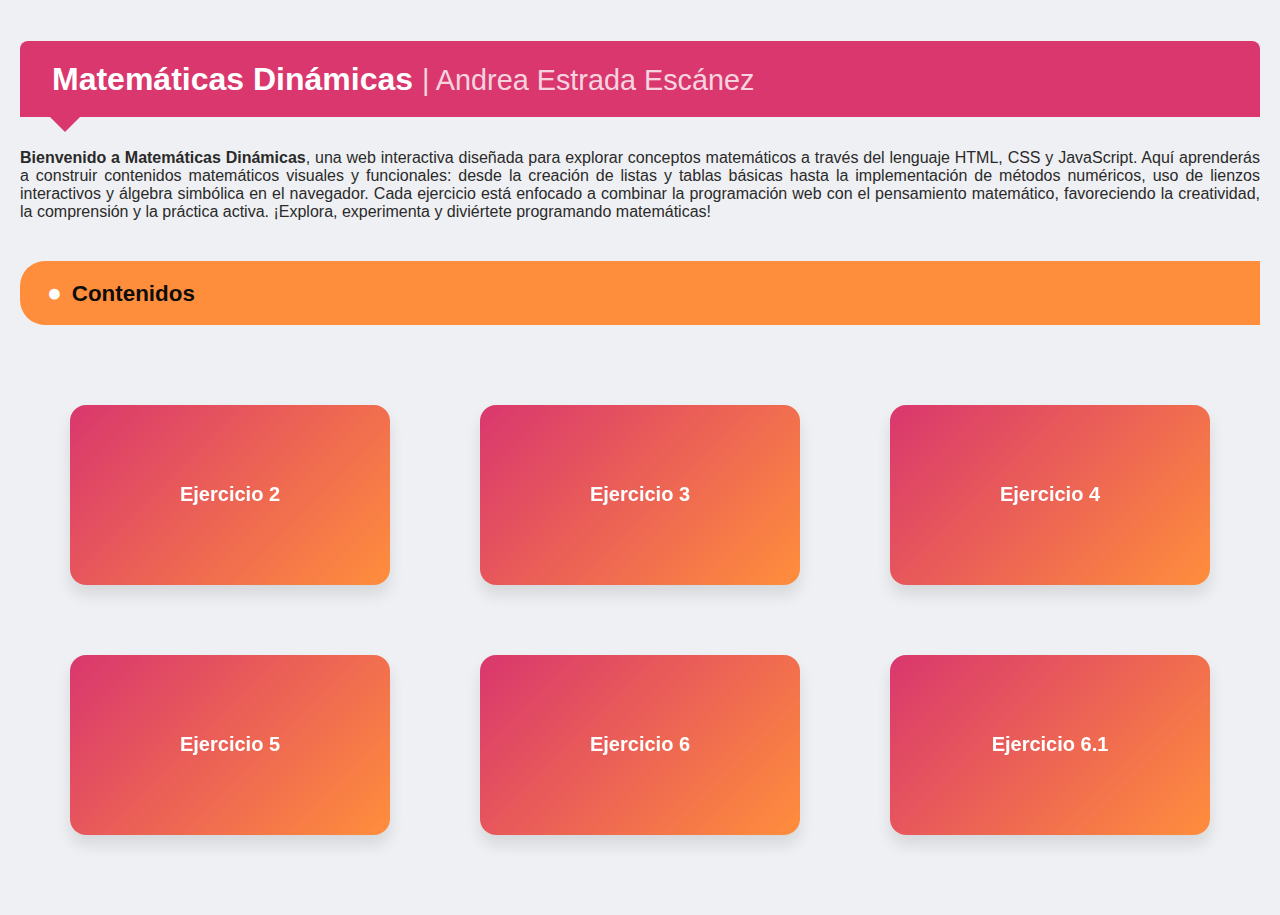
<file: index.html>
<!DOCTYPE html>
<html lang="es">
  <head>
    <link rel="icon" href="logo.png" type="image/png" />
    <link
      rel="stylesheet"
      href="https://cdnjs.cloudflare.com/ajax/libs/animate.css/4.1.1/animate.min.css"
    />
    <meta charset="UTF-8" />
    <meta name="viewport" content="width=device-width, initial-scale=1.0" />
    <title>Matemáticas Dinámicas</title>
    <link rel="stylesheet" href="miestilo.css" />
    <link
      href="https://fonts.googleapis.com/css2?family=Montserrat:wght@400;500&display=swap"
      rel="stylesheet"
    />
  </head>
  <body class="sin-menu">
    <header>
      <h1 class="animate__animated animate__backInDown">
        <span class="titulo-izq">Matemáticas Dinámicas</span>
        <span class="titulo-der">| Andrea Estrada Escánez</span>
      </h1>

      <p class="intro" style="text-align: justify">
        <strong>Bienvenido a Matemáticas Dinámicas</strong>, una web interactiva
        diseñada para explorar conceptos matemáticos a través del lenguaje HTML,
        CSS y JavaScript. Aquí aprenderás a construir contenidos matemáticos
        visuales y funcionales: desde la creación de listas y tablas básicas
        hasta la implementación de métodos numéricos, uso de lienzos
        interactivos y álgebra simbólica en el navegador. Cada ejercicio está
        enfocado a combinar la programación web con el pensamiento matemático,
        favoreciendo la creatividad, la comprensión y la práctica activa.
        ¡Explora, experimenta y diviértete programando matemáticas!
      </p>

      <h2>Contenidos</h2>
    </header>

    <section class="flip-grid">
      <a href="ejercicio2.html" class="flip-card">
        <div class="flip-card-inner">
          <div class="flip-card-front">
            <span>Ejercicio 2</span>
          </div>
          <div class="flip-card-back">
            <h3>Listas y Tablas HTML</h3>
            <p>
              Aprende a crear y personalizar listas ordenadas y desordenadas,
              así como tablas con estilos y elementos de entrada básicos.
            </p>
          </div>
        </div>
      </a>
      <a href="ejercicio3.html" class="flip-card">
        <div class="flip-card-inner">
          <div class="flip-card-front">
            <span>Ejercicio 3</span>
          </div>
          <div class="flip-card-back">
            <h3>Estilos y MathJax</h3>
            <p>
              Aplica estilos CSS a tu página web, tanto en línea como desde un
              archivo externo, e integra MathJax para escribir expresiones
              matemáticas con LaTeX.
            </p>
          </div>
        </div>
      </a>
      <a href="ejercicio4.html" class="flip-card">
        <div class="flip-card-inner">
          <div class="flip-card-front">
            <span>Ejercicio 4</span>
          </div>
          <div class="flip-card-back">
            <h3>Introducción a JavaScript</h3>
            <p>
              Comienza a programar con JavaScript modificando elementos HTML,
              trabajando con variables, condicionales, bucles, listas, funciones
              y depuración en consola.
            </p>
          </div>
        </div>
      </a>
      <a href="ejercicio5.html" class="flip-card">
        <div class="flip-card-inner">
          <div class="flip-card-front">
            <span>Ejercicio 5</span>
          </div>
          <div class="flip-card-back">
            <h3>HTML + JavaScript + Canvas</h3>
            <p>
              Integra JavaScript con HTML para manipular texto, renderizar
              fórmulas matemáticas y dibujar en un lienzo utilizando eventos de
              ratón.
            </p>
          </div>
        </div>
      </a>
      <a href="ejercicio6.html" class="flip-card">
        <div class="flip-card-inner">
          <div class="flip-card-front">
            <span>Ejercicio 6</span>
          </div>
          <div class="flip-card-back">
            <h3>Álgebra simbólica con JavaScript</h3>
            <p>
              Explora el uso de la biblioteca algebra.js para trabajar con
              fracciones, expresiones y ecuaciones algebraicas, incluyendo
              evaluación de expresiones y resolución simbólica.
            </p>
          </div>
        </div>
      </a>
      <a href="ejercicio61.html" class="flip-card">
        <div class="flip-card-inner">
          <div class="flip-card-front">
            <span>Ejercicio 6.1</span>
          </div>
          <div class="flip-card-back">
            <h3>Demostración geométrica</h3>
            <p>
              Visualiza cómo la suma de fracciones infinitas rellena
              completamente un cuadrado de área 1.
            </p>
          </div>
        </div>
      </a>
    </section>
  </body>
</html>
</file>
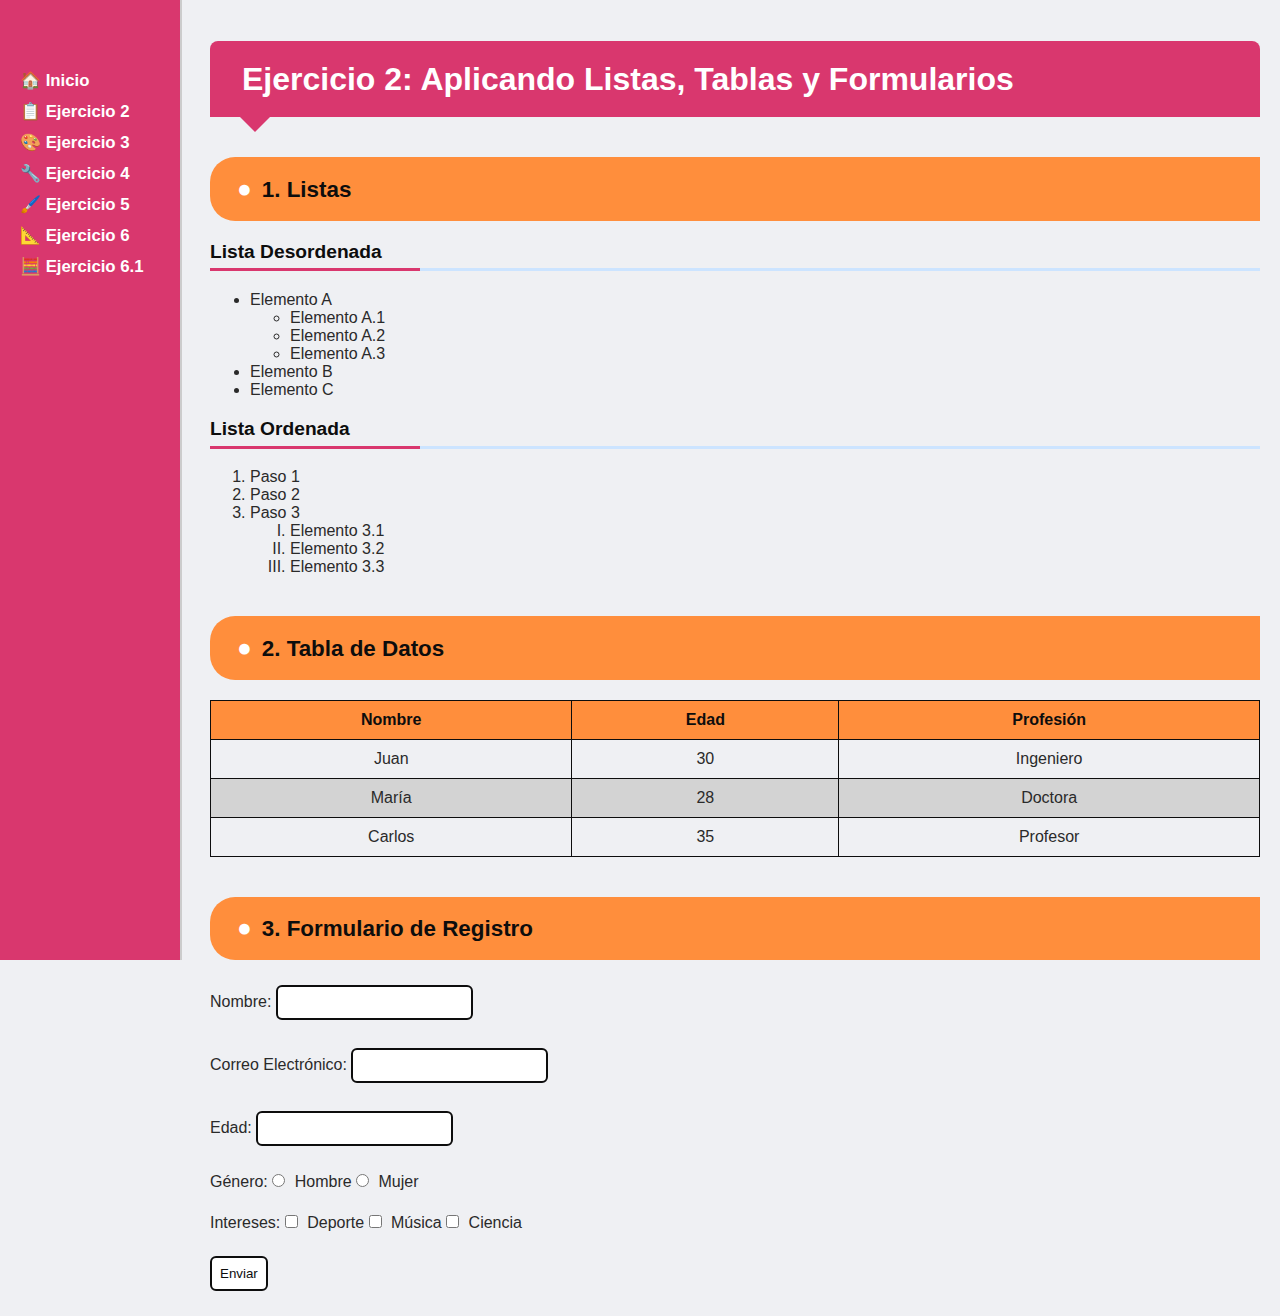
<file: ejercicio2.html>
<!DOCTYPE html>
<html lang="es">
  <head>
    <link rel="icon" href="logo.png" type="image/png" />
    <meta charset="UTF-8" />
    <meta name="viewport" content="width=device-width, initial-scale=1.0" />
    <title>Ejercicio 2 - Listas, Tablas y Formularios</title>
    <link rel="stylesheet" href="miestilo.css" />
    <script src="misFunciones.js" defer></script>
  </head>
  <body>
    <nav class="menu-lateral">
      <ul>
        <li><a href="index.html">🏠 Inicio</a></li>
        <li><a href="ejercicio2.html">📋 Ejercicio 2</a></li>
        <li><a href="ejercicio3.html">🎨 Ejercicio 3</a></li>
        <li><a href="ejercicio4.html">🔧 Ejercicio 4</a></li>
        <li><a href="ejercicio5.html">🖌️ Ejercicio 5</a></li>
        <li><a href="ejercicio6.html">📐 Ejercicio 6</a></li>
        <li><a href="ejercicio61.html">🧮 Ejercicio 6.1</a></li>
      </ul>
    </nav>
    <h1>Ejercicio 2: Aplicando Listas, Tablas y Formularios</h1>

    <h2>1. Listas</h2>
    <h3>Lista Desordenada</h3>
    <ul>
      <li>Elemento A</li>
      <ul>
        <li>Elemento A.1</li>
        <li>Elemento A.2</li>
        <li>Elemento A.3</li>
      </ul>
      <li>Elemento B</li>
      <li>Elemento C</li>
    </ul>

    <h3>Lista Ordenada</h3>
    <ol>
      <li>Paso 1</li>
      <li>Paso 2</li>
      <li>Paso 3</li>
      <ol type="I">
        <li>Elemento 3.1</li>
        <li>Elemento 3.2</li>
        <li>Elemento 3.3</li>
      </ol>
    </ol>

    <h2>2. Tabla de Datos</h2>
    <table border="1" style="width: 100%; text-align: center">
      <tr style="background-color: lightgrey">
        <th>Nombre</th>
        <th>Edad</th>
        <th>Profesión</th>
      </tr>
      <tr>
        <td>Juan</td>
        <td>30</td>
        <td>Ingeniero</td>
      </tr>
      <tr style="background-color: lightgrey">
        <td>María</td>
        <td>28</td>
        <td>Doctora</td>
      </tr>
      <tr>
        <td>Carlos</td>
        <td>35</td>
        <td>Profesor</td>
      </tr>
    </table>

    <h2>3. Formulario de Registro</h2>
    <form>
      <label for="nombre">Nombre:</label>
      <input type="text" id="nombre" name="nombre" /><br /><br />

      <label for="email">Correo Electrónico:</label>
      <input type="email" id="email" name="email" /><br /><br />

      <label for="edad">Edad:</label>
      <input type="number" id="edad" name="edad" /><br /><br />

      <label>Género:</label>
      <input type="radio" id="hombre" name="genero" value="Hombre" />
      <label for="hombre">Hombre</label>
      <input type="radio" id="mujer" name="genero" value="Mujer" />
      <label for="mujer">Mujer</label><br /><br />

      <label>Intereses:</label>
      <input type="checkbox" id="deporte" name="interes" value="Deporte" />
      <label for="deporte">Deporte</label>
      <input type="checkbox" id="musica" name="interes" value="Música" />
      <label for="musica">Música</label>
      <input type="checkbox" id="ciencia" name="interes" value="Ciencia" />
      <label for="ciencia">Ciencia</label><br /><br />

      <input type="submit" value="Enviar" />
    </form>
  </body>
</html>
</file>
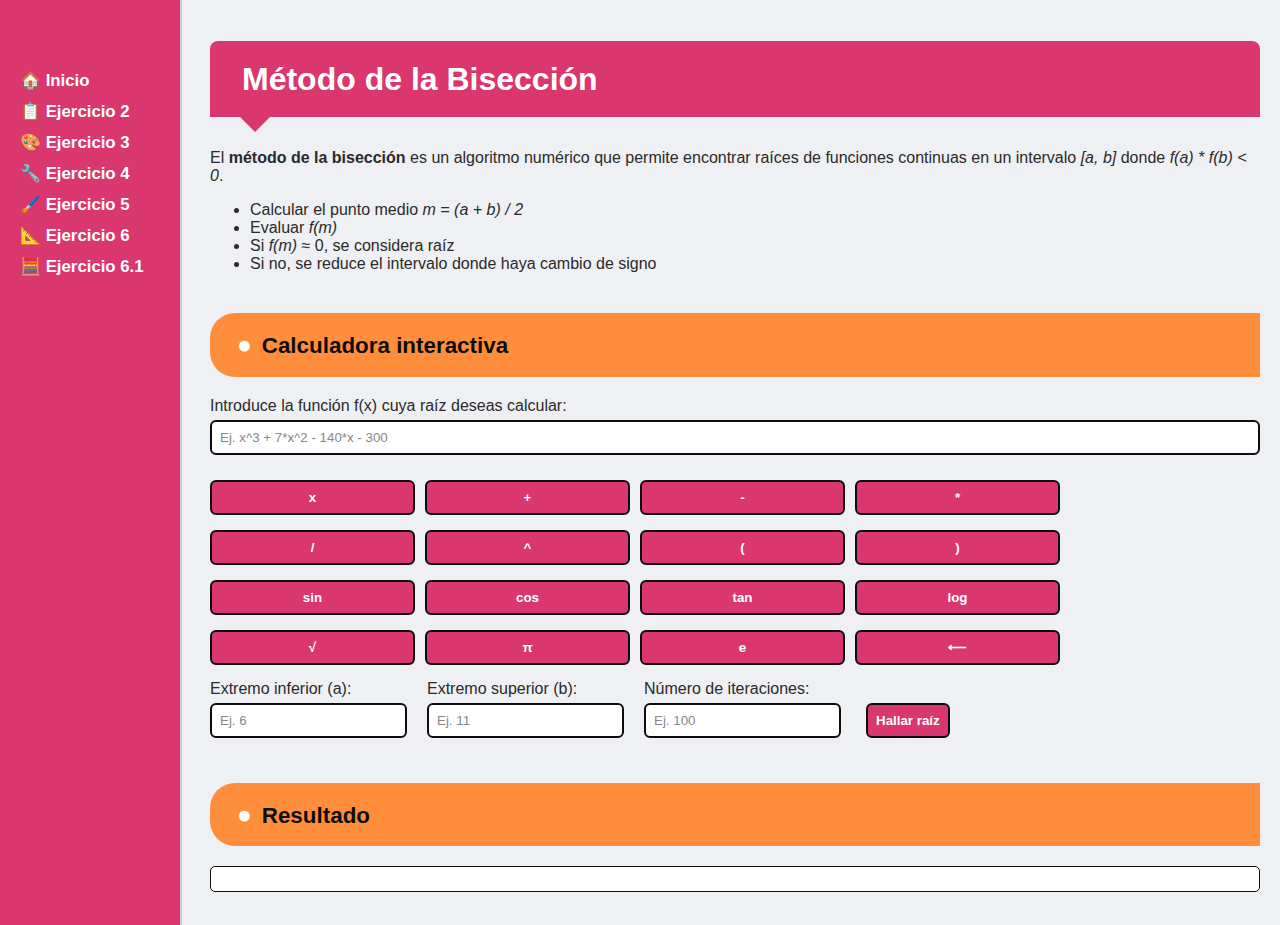
<file: ejercicio4.html>
<!DOCTYPE html>
<html lang="es">
  <head>
    <link rel="icon" href="logo.png" type="image/png" />
    <meta charset="UTF-8" />
    <title>Método de la Bisección</title>
    <link rel="stylesheet" href="miestilo.css" />
    <script src="misFunciones.js" defer></script>
  </head>
  <body>
    <nav class="menu-lateral">
      <ul>
        <li><a href="index.html">🏠 Inicio</a></li>
        <li><a href="ejercicio2.html">📋 Ejercicio 2</a></li>
        <li><a href="ejercicio3.html">🎨 Ejercicio 3</a></li>
        <li><a href="ejercicio4.html">🔧 Ejercicio 4</a></li>
        <li><a href="ejercicio5.html">🖌️ Ejercicio 5</a></li>
        <li><a href="ejercicio6.html">📐 Ejercicio 6</a></li>
        <li><a href="ejercicio61.html">🧮 Ejercicio 6.1</a></li>
      </ul>
    </nav>
    <h1>Método de la Bisección</h1>

    <p>
      El <strong>método de la bisección</strong> es un algoritmo numérico que
      permite encontrar raíces de funciones continuas en un intervalo
      <em>[a, b]</em> donde <em>f(a) * f(b) &lt; 0</em>.
    </p>
    <ul>
      <li>Calcular el punto medio <em>m = (a + b) / 2</em></li>
      <li>Evaluar <em>f(m)</em></li>
      <li>Si <em>f(m)</em> ≈ 0, se considera raíz</li>
      <li>Si no, se reduce el intervalo donde haya cambio de signo</li>
    </ul>

    <h2>Calculadora interactiva</h2>

    <div style="margin-bottom: 15px">
      <label for="funcion"
        >Introduce la función f(x) cuya raíz deseas calcular:</label
      ><br />
      <input
        type="text"
        id="funcion"
        placeholder="Ej. x^3 + 7*x^2 - 140*x - 300"
        style="width: 100%"
      />
    </div>

    <div class="teclado">
      <button onclick="insertar('x')">x</button>
      <button onclick="insertar('+')">+</button>
      <button onclick="insertar('-')">-</button>
      <button onclick="insertar('*')">*</button>
      <button onclick="insertar('/')">/</button>
      <button onclick="insertar('^')">^</button>
      <button onclick="insertar('(')">(</button>
      <button onclick="insertar(')')">)</button>
      <button onclick="insertar('sin(')">sin</button>
      <button onclick="insertar('cos(')">cos</button>
      <button onclick="insertar('tan(')">tan</button>
      <button onclick="insertar('log(')">log</button>
      <button onclick="insertar('sqrt(')">√</button>
      <button onclick="insertar('pi')">π</button>
      <button onclick="insertar('e')">e</button>
      <button onclick="borrar()">⟵</button>
    </div>

    <div
      style="display: flex; flex-wrap: wrap; gap: 15px; align-items: flex-end"
    >
      <div>
        <label for="a">Extremo inferior (a):</label><br />
        <input type="number" id="a" step="0.5" placeholder="Ej. 6" />
      </div>
      <div>
        <label for="b">Extremo superior (b):</label><br />
        <input type="number" id="b" step="0.5" placeholder="Ej. 11" />
      </div>
      <div>
        <label for="n">Número de iteraciones:</label><br />
        <input type="number" id="n" step="10" min="10" placeholder="Ej. 100" />
      </div>
      <div>
        <button onclick="calcularBiseccion()">Hallar raíz</button>
      </div>
    </div>

    <h2>Resultado</h2>
    <pre id="resultado"></pre>
  </body>
</html>
</file>
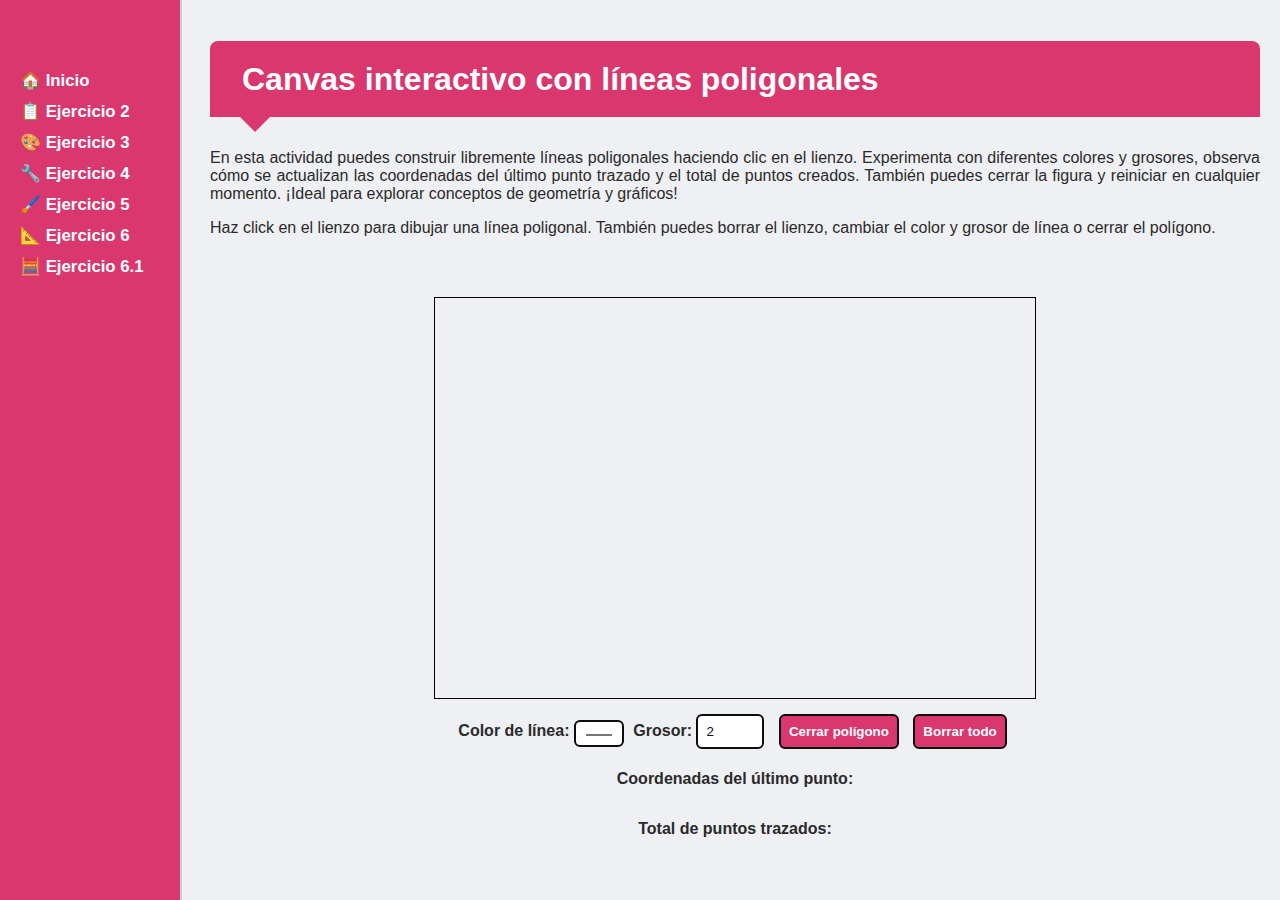
<file: ejercicio5.html>
<!DOCTYPE html>
<html lang="es">
  <head>
    <link rel="icon" href="logo.png" type="image/png" />
    <meta charset="UTF-8" />
    <meta name="viewport" content="width=device-width, initial-scale=1.0" />
    <title>Ejercicio 5 - Canvas Interactivo</title>
    <link rel="stylesheet" href="miestilo.css" />
    <script src="misFunciones.js" defer></script>
  </head>
  <body>
    <nav class="menu-lateral">
      <ul>
        <li><a href="index.html">🏠 Inicio</a></li>
        <li><a href="ejercicio2.html">📋 Ejercicio 2</a></li>
        <li><a href="ejercicio3.html">🎨 Ejercicio 3</a></li>
        <li><a href="ejercicio4.html">🔧 Ejercicio 4</a></li>
        <li><a href="ejercicio5.html">🖌️ Ejercicio 5</a></li>
        <li><a href="ejercicio6.html">📐 Ejercicio 6</a></li>
        <li><a href="ejercicio61.html">🧮 Ejercicio 6.1</a></li>
      </ul>
    </nav>
    <h1>Canvas interactivo con líneas poligonales</h1>

    <p style="text-align: justify">
      En esta actividad puedes construir libremente líneas poligonales haciendo
      clic en el lienzo. Experimenta con diferentes colores y grosores, observa
      cómo se actualizan las coordenadas del último punto trazado y el total de
      puntos creados. También puedes cerrar la figura y reiniciar en cualquier
      momento. ¡Ideal para explorar conceptos de geometría y gráficos!
    </p>

    <p>
      Haz click en el lienzo para dibujar una línea poligonal. También puedes
      borrar el lienzo, cambiar el color y grosor de línea o cerrar el polígono.
    </p>

    <div class="contenedor">
      <canvas
        id="canvasPoligono"
        width="600"
        height="400"
        style="border: 1px solid black; cursor: crosshair"
        onclick="dibujarLineaPoligonal(event)"
      ></canvas>

      <div style="margin-top: 10px">
        <label for="colorSelector"><strong>Color de línea:</strong></label>
        <input type="color" id="colorSelector" value="#000000" />

        <label for="grosorSelector"><strong>Grosor:</strong></label>
        <input
          type="number"
          id="grosorSelector"
          value="2"
          min="1"
          max="20"
          step="1"
        />

        <button onclick="cerrarPoligono()">Cerrar polígono</button>
        <button onclick="borrarCanvas1()">Borrar todo</button>
      </div>

      <p>
        <strong>Coordenadas del último punto:</strong>
        <span id="coordenadas"></span>
      </p>
      <p>
        <strong>Total de puntos trazados:</strong> <span id="contador"></span>
      </p>
    </div>
  </body>
</html>
</file>
<file: miestilo.css>
body {
  font-family: "Arial", sans-serif;
  background-color: #eff0f3;
  color: #2a2a2a;
  max-width: auto;
  margin: auto;
  padding: 20px;
}

h1 {
  position: relative;
  padding: 0.6em 1em;
  background: #d9376e;
  color: #ffffff;
  font-size: 2em;
  font-weight: bold;
  margin-bottom: 1em;
  border-radius: 8px 8px 0 0;
}

h1:after {
  position: absolute;
  content: "";
  top: 100%;
  left: 30px;
  border: 15px solid transparent;
  border-top: 15px solid #d9376e;
  width: 0;
  height: 0;
}

h1.encabezado-flex {
  display: flex;
  justify-content: space-between;
  align-items: center;
  background-color: #d9376e;
  padding: 20px 30px;
  color: #ffffff;
  font-size: 1.8em;
  border-radius: 8px;
  margin-bottom: 30px;
}

.titulo-izq {
  font-weight: 600;
}

.titulo-der {
  font-weight: 300;
  font-size: 0.9em;
  color: #ffffffcc; /* blanco translúcido */
}

h2 {
  color: #0d0d0d;
  background: #ff8e3c;
  padding: 0.8em 1.2em;
  margin: 40px 0 20px;
  display: block;
  border-radius: 25px 0px 0px 25px;
  font-weight: 600;
  font-size: 1.4em;
  position: relative;
}

h2:before {
  content: "●";
  color: white;
  margin-right: 10px;
  font-size: 1.1em;
}

h3 {
  color: #0d0d0d;
  border-bottom: solid 3px #cce4ff;
  position: relative;
  font-size: 1.2em;
  padding-bottom: 0.3em;
  margin-bottom: 1em;
}

h3:after {
  position: absolute;
  content: "";
  display: block;
  border-bottom: solid 3px #d9376e;
  bottom: -3px;
  width: 20%;
}

p,
label {
  color: #2a2a2a;
}

input,
button,
.teclado button {
  padding: 8px;
  margin: 5px 5px 5px 0;
  box-sizing: border-box;
  border: 2px solid #0d0d0d;
  border-radius: 6px;
}

input {
  background-color: #ffffff;
  color: #0d0d0d;
}

input::placeholder {
  color: #888;
}

.teclado {
  display: flex;
  flex-wrap: wrap;
  gap: 5px;
  margin-bottom: 10px;
}

.teclado button {
  width: calc(20% - 5px);
  background-color: #d9376e; /* Rosa fuerte para botones */
  color: #ffffff;
  border: 2px solid #0d0d0d;
  cursor: pointer;
  transition: background-color 0.3s;
}

.teclado button:hover {
  background-color: #ff8e3c;
}

button {
  background-color: #d9376e;
  color: #ffffff;
  border: 2px solid #0d0d0d;
  cursor: pointer;
  font-weight: bold;
  transition: background-color 0.3s;
}

button:hover {
  background-color: #ff8e3c;
  color: #0d0d0d;
}

pre {
  background-color: #ffffff;
  padding: 12px;
  border-radius: 5px;
  overflow-x: auto;
  color: #0d0d0d;
  font-family: monospace;
  border: 1px solid #0d0d0d;
}

/* Bordes personalizados */
.bordeFino {
  border: 2px solid #ff8e3c;
  padding: 10px;
}

.bordeGrueso {
  border: 5px solid #d9376e;
  padding: 15px;
}

/* Tablas */
table {
  width: 100%;
  border-collapse: collapse;
}

th,
td {
  border: 1px solid #0d0d0d;
  padding: 10px;
  text-align: center;
}

th {
  background-color: #ff8e3c;
  color: #0d0d0d;
}

/* Ecuaciones destacadas */
.ecuacion {
  color: #d9376e;
  font-weight: bold;
  font-size: 20px;
}

/* Flip Cards */
.flip-grid {
  display: grid;
  grid-template-columns: repeat(3, 1fr); /* 3 tarjetas arriba */
  gap: 70px 70px;
  padding: 60px 40px;
  justify-items: center;
}

.flip-card {
  background-color: transparent;
  width: 320px;
  height: 180px;
  perspective: 1000px;
  text-decoration: none;
}

.flip-card-inner {
  position: relative;
  width: 100%;
  height: 100%;
  text-align: center;
  transition: transform 0.6s;
  transform-style: preserve-3d;
}

.flip-card:hover .flip-card-inner {
  transform: rotateY(180deg);
}

.flip-card-front,
.flip-card-back {
  position: absolute;
  width: 100%;
  height: 100%;
  border-radius: 16px;
  backface-visibility: hidden;
  display: flex;
  align-items: center;
  justify-content: center;
  padding: 0px;
  box-shadow: 0 10px 15px rgba(0, 0, 0, 0.1);
  color: #0d0d0d;
}

.flip-card-front {
  background: linear-gradient(135deg, #d9376e, #ff8e3c);
  font-size: 20px;
  font-weight: bold;
  color: #ffffff;
}

.flip-card-front span {
  display: block;
}

.flip-card-back {
  background-color: #ffffff;
  transform: rotateY(180deg);
  flex-direction: column;
  color: #0d0d0d;
}

.flip-card-back h3 {
  margin-bottom: 10px;
  color: #d9376e;
}

.flip-card-back p {
  font-size: 0.95em;
  color: #2a2a2a;
  margin: 0;
}

.menu-lateral {
  position: fixed;
  top: 0;
  left: 0;
  width: 180px;
  height: 100%;
  background-color: #d9376e;
  border-right: 2px solid #ccc;
  padding-top: 60px;
  font-family: "Montserrat", sans-serif;
  z-index: 1000;
}

.menu-lateral ul {
  list-style-type: none;
  padding: 0;
  margin: 0;
}

.menu-lateral ul li {
  margin: 10px 0;
  text-align: left;
  padding-left: 20px;
}

.menu-lateral ul li a {
  text-decoration: none;
  color: #ffffff;
  font-weight: bold;
  font-size: 1.05em;
  display: block;
  transition: background 0.2s ease;
}

.menu-lateral ul li a:hover {
  background-color: #ddd;
  border-radius: 5px;
}

body {
  margin-left: 190px;
}

body.sin-menu .menu-lateral {
  display: none;
}

body.sin-menu {
  margin-left: 0;
}

.contenedor {
  display: flex;
  flex-direction: column;
  align-items: center;
  margin-top: 60px;
}

#cuadro {
  position: relative;
  width: 400px;
  height: 400px;
  background-color: #fff;
  border: 2px solid #333;
}

.fraccion {
  position: absolute;
  background-color: #d9376e;
  border: 1px solid #fff;
  box-sizing: border-box;
}

.fraccion-texto {
  color: #fff;
  font-weight: bold;
  font-size: 1em;
  position: absolute;
  top: 50%;
  left: 50%;
  transform: translate(-50%, -50%);
  pointer-events: none;
}

#suma {
  margin-top: 20px;
  font-size: 1.2em;
  font-weight: bold;
}

#boton {
  margin-top: 20px;
  padding: 10px 20px;
  background-color: #ff8e3c;
  color: #fff;
  border: none;
  border-radius: 5px;
  cursor: pointer;
  font-weight: bold;
}

button {
  margin: 5px;
}
</file>
